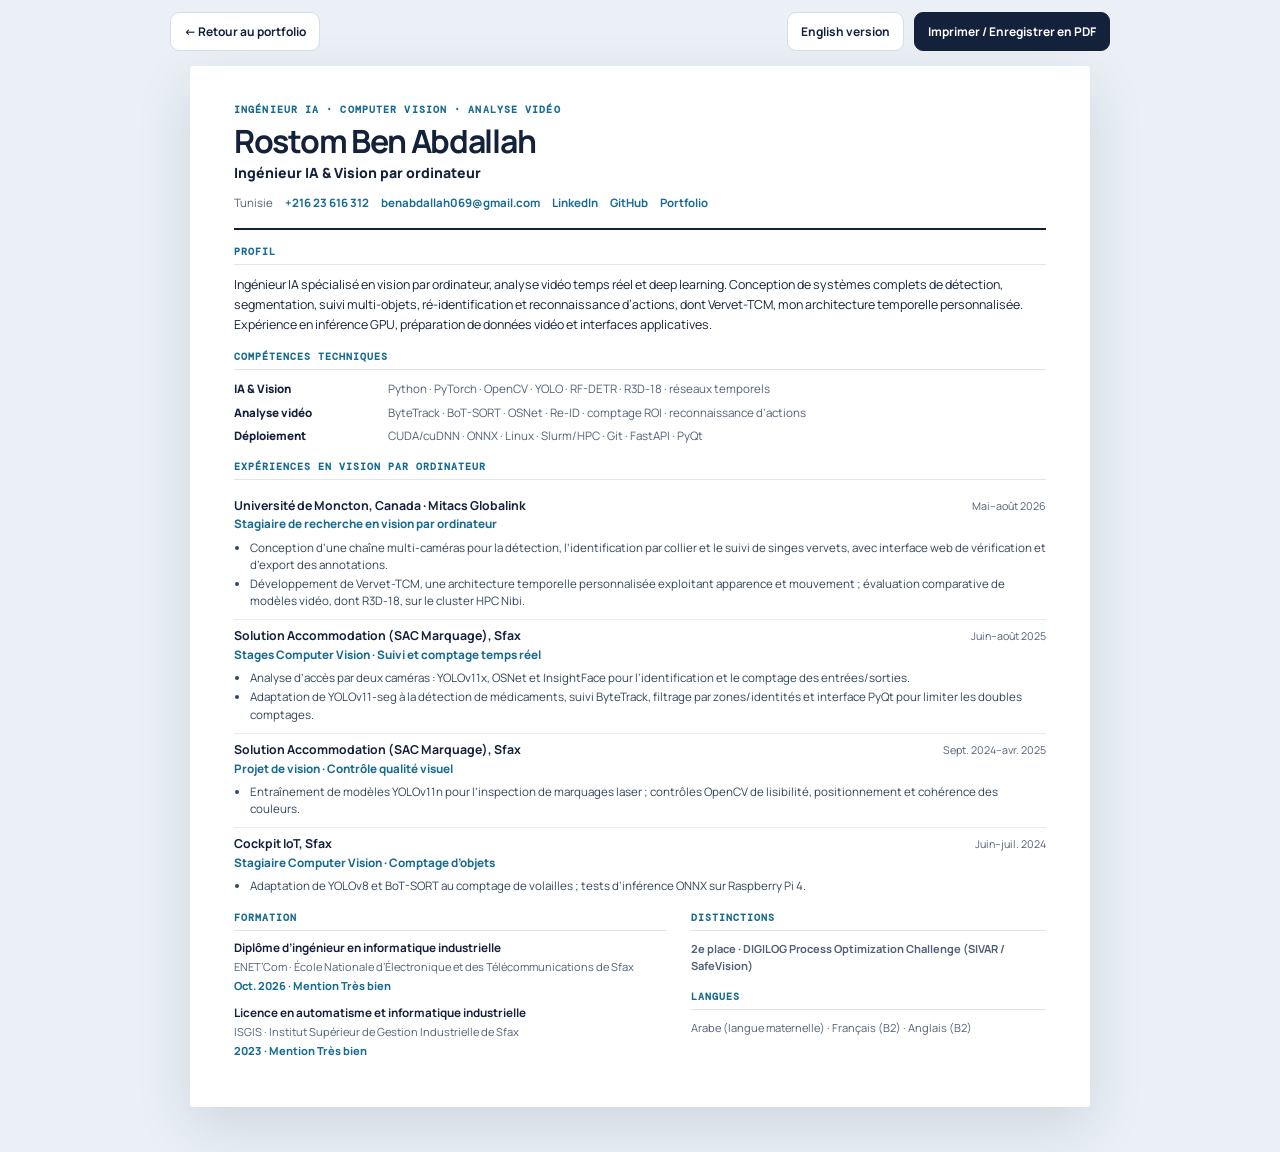
<file: cv-fr.html>
<!DOCTYPE html>
<html lang="fr">
<head>
  <meta charset="utf-8">
  <meta name="viewport" content="width=device-width, initial-scale=1">
  <meta name="description" content="CV professionnel en une page de Rostom Ben Abdallah, ingénieur IA spécialisé en vision par ordinateur, analyse vidéo multi-caméras, détection, suivi et reconnaissance d'actions.">
  <meta name="author" content="Rostom Ben Abdallah">
  <title>Rostom Ben Abdallah | Ingénieur IA &amp; Vision par ordinateur · CV</title>
  <link rel="icon" href="assets/favicon.svg" type="image/svg+xml">
  <link rel="preconnect" href="https://fonts.googleapis.com">
  <link rel="preconnect" href="https://fonts.gstatic.com" crossorigin>
  <link href="https://fonts.googleapis.com/css2?family=DM+Mono:wght@400;500&family=Manrope:wght@400;500;600;700;800&display=swap" rel="stylesheet">
  <link rel="stylesheet" href="cv.css?v=20261028">
</head>
<body>
  <nav class="cv-toolbar" aria-label="CV navigation">
    <a class="toolbar-back" href="index.html">← Retour au portfolio</a>
    <div class="tools">
      <a href="cv.html" lang="en">English version</a>
      <button class="download-btn" type="button" onclick="window.print()">Imprimer / Enregistrer en PDF</button>
    </div>
  </nav>
  <main class="cv-page" aria-label="Ingénieur IA &amp; Vision par ordinateur CV">
    <header class="cv-header">
      <span class="cv-kicker">INGÉNIEUR IA · COMPUTER VISION · ANALYSE VIDÉO</span>
      <h1>Rostom Ben Abdallah</h1>
      <p class="cv-role">Ingénieur IA &amp; Vision par ordinateur</p>
      <div class="cv-contact">
        <span>Tunisie</span>
        <a href="tel:+21623616312">+216 23 616 312</a>
        <a href="mailto:benabdallah069@gmail.com">benabdallah069@gmail.com</a>
        <a href="https://www.linkedin.com/in/rostom-ben-abdallah-77bb441a1/" target="_blank" rel="noreferrer">LinkedIn</a>
        <a href="https://github.com/Rostom-Ben-Abdallah" target="_blank" rel="noreferrer">GitHub</a>
        <a href="https://rostom-ben-abdallah.github.io/" target="_blank" rel="noreferrer">Portfolio</a>
      </div>
    </header>
    <section class="cv-section profile-section">
      <h2>Profil</h2>
      <p>Ingénieur IA spécialisé en vision par ordinateur, analyse vidéo temps réel et deep learning. Conception de systèmes complets de détection, segmentation, suivi multi-objets, ré-identification et reconnaissance d’actions, dont Vervet-TCM, mon architecture temporelle personnalisée. Expérience en inférence GPU, préparation de données vidéo et interfaces applicatives.</p>
    </section>
    <section class="cv-section skills-section">
      <h2>Compétences techniques</h2>
      <div class="skill-rows">
      <div><strong>IA &amp; Vision</strong><span>Python · PyTorch · OpenCV · YOLO · RF-DETR · R3D-18 · réseaux temporels</span></div>
      <div><strong>Analyse vidéo</strong><span>ByteTrack · BoT-SORT · OSNet · Re-ID · comptage ROI · reconnaissance d’actions</span></div>
      <div><strong>Déploiement</strong><span>CUDA/cuDNN · ONNX · Linux · Slurm/HPC · Git · FastAPI · PyQt</span></div>
      </div>
    </section>
    <section class="cv-section experience-section">
      <h2>Expériences en vision par ordinateur</h2>
      <article class="cv-entry">
        <div class="entry-top"><strong class="entry-place">Université de Moncton, Canada · Mitacs Globalink</strong><time>Mai–août 2026</time></div>
        <h3>Stagiaire de recherche en vision par ordinateur</h3>
        <ul><li>Conception d’une chaîne multi-caméras pour la détection, l’identification par collier et le suivi de singes vervets, avec interface web de vérification et d’export des annotations.</li><li>Développement de Vervet-TCM, une architecture temporelle personnalisée exploitant apparence et mouvement ; évaluation comparative de modèles vidéo, dont R3D-18, sur le cluster HPC Nibi.</li></ul>
      </article>
      <article class="cv-entry">
        <div class="entry-top"><strong class="entry-place">Solution Accommodation (SAC Marquage), Sfax</strong><time>Juin–août 2025</time></div>
        <h3>Stages Computer Vision · Suivi et comptage temps réel</h3>
        <ul><li>Analyse d’accès par deux caméras : YOLOv11x, OSNet et InsightFace pour l’identification et le comptage des entrées/sorties.</li><li>Adaptation de YOLOv11-seg à la détection de médicaments, suivi ByteTrack, filtrage par zones/identités et interface PyQt pour limiter les doubles comptages.</li></ul>
      </article>
      <article class="cv-entry">
        <div class="entry-top"><strong class="entry-place">Solution Accommodation (SAC Marquage), Sfax</strong><time>Sept. 2024–avr. 2025</time></div>
        <h3>Projet de vision · Contrôle qualité visuel</h3>
        <ul><li>Entraînement de modèles YOLOv11n pour l’inspection de marquages laser ; contrôles OpenCV de lisibilité, positionnement et cohérence des couleurs.</li></ul>
      </article>
      <article class="cv-entry">
        <div class="entry-top"><strong class="entry-place">Cockpit IoT, Sfax</strong><time>Juin–juil. 2024</time></div>
        <h3>Stagiaire Computer Vision · Comptage d’objets</h3>
        <ul><li>Adaptation de YOLOv8 et BoT-SORT au comptage de volailles ; tests d’inférence ONNX sur Raspberry Pi 4.</li></ul>
      </article>
    </section>
    <section class="cv-section cv-bottom">
      <div class="education-col">
        <h2>Formation</h2>
        <article class="degree">
          <h3>Diplôme d’ingénieur en informatique industrielle</h3>
          <p>ENET’Com · École Nationale d’Électronique et des Télécommunications de Sfax</p>
          <small>Oct. 2026 · Mention Très bien</small>
        </article>
        <article class="degree">
          <h3>Licence en automatisme et informatique industrielle</h3>
          <p>ISGIS · Institut Supérieur de Gestion Industrielle de Sfax</p>
          <small>2023 · Mention Très bien</small>
        </article>
      </div>
      <div class="highlights-col">
        <h2>Distinctions</h2>
        <p class="achievement">2e place · DIGILOG Process Optimization Challenge (SIVAR / SafeVision)</p>
        <h2 class="languages-title">Langues</h2>
        <p>Arabe (langue maternelle) · Français (B2) · Anglais (B2)</p>
      </div>
    </section>
  </main>
</body>
</html>
</file>
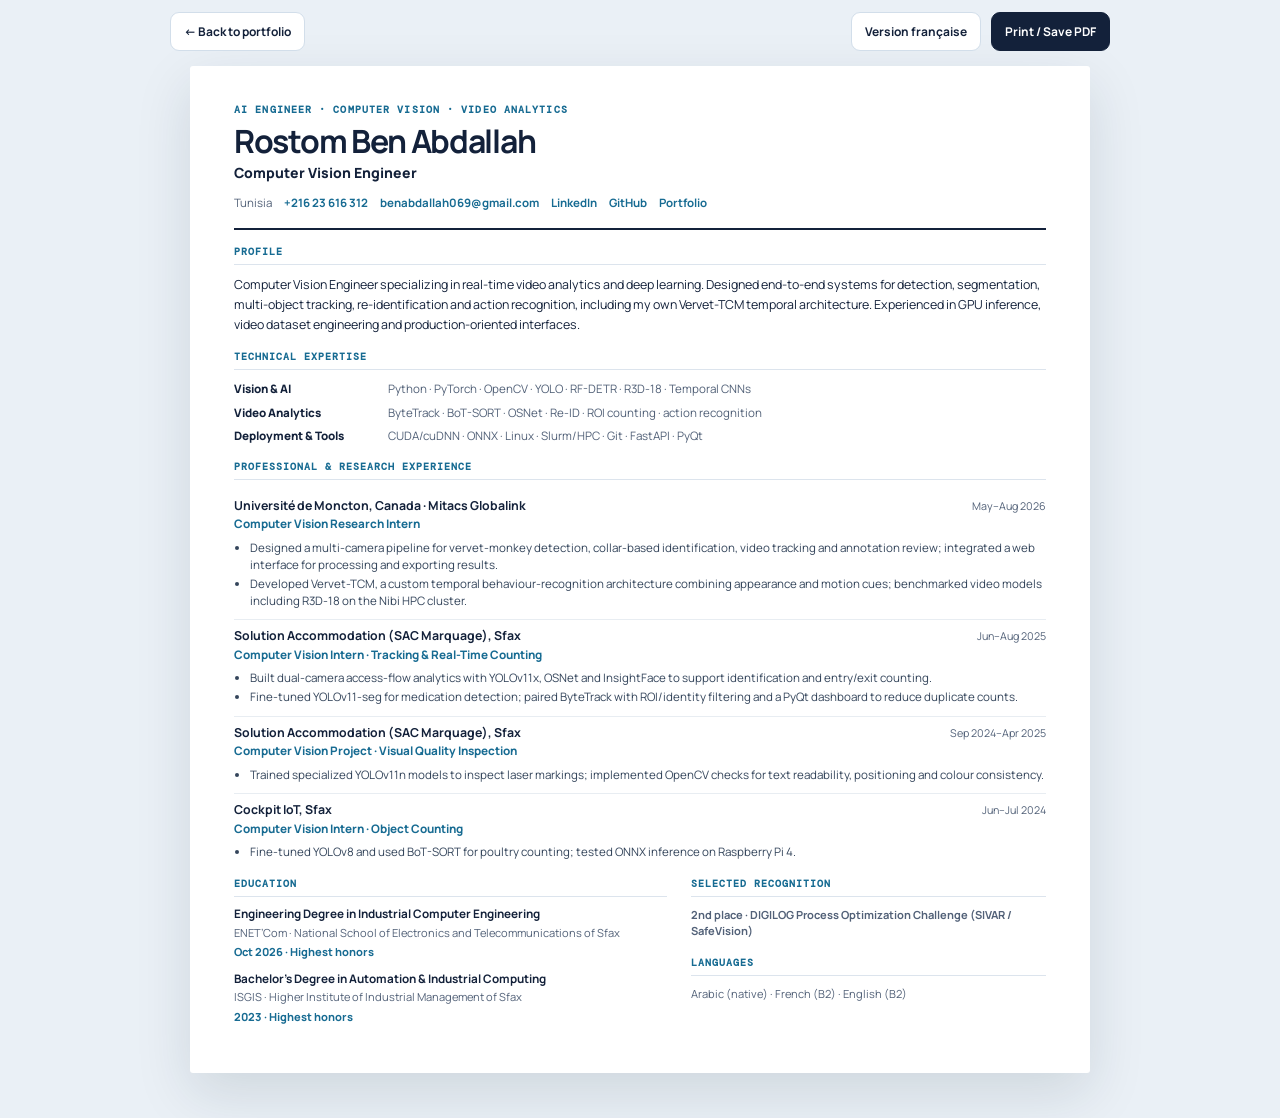
<file: cv.html>
<!DOCTYPE html>
<html lang="en">
<head>
  <meta charset="utf-8">
  <meta name="viewport" content="width=device-width, initial-scale=1">
  <meta name="description" content="Professional one-page CV of Rostom Ben Abdallah, Computer Vision Engineer specializing in multi-camera video analytics, object detection, tracking and action recognition.">
  <meta name="author" content="Rostom Ben Abdallah">
  <title>Rostom Ben Abdallah | Computer Vision Engineer · CV</title>
  <link rel="icon" href="assets/favicon.svg" type="image/svg+xml">
  <link rel="preconnect" href="https://fonts.googleapis.com">
  <link rel="preconnect" href="https://fonts.gstatic.com" crossorigin>
  <link href="https://fonts.googleapis.com/css2?family=DM+Mono:wght@400;500&family=Manrope:wght@400;500;600;700;800&display=swap" rel="stylesheet">
  <link rel="stylesheet" href="cv.css?v=20261028">
</head>
<body>
  <nav class="cv-toolbar" aria-label="CV navigation">
    <a class="toolbar-back" href="index.html">← Back to portfolio</a>
    <div class="tools">
      <a href="cv-fr.html" lang="fr">Version française</a>
      <button class="download-btn" type="button" onclick="window.print()">Print / Save PDF</button>
    </div>
  </nav>
  <main class="cv-page" aria-label="Computer Vision Engineer CV">
    <header class="cv-header">
      <span class="cv-kicker">AI ENGINEER · COMPUTER VISION · VIDEO ANALYTICS</span>
      <h1>Rostom Ben Abdallah</h1>
      <p class="cv-role">Computer Vision Engineer</p>
      <div class="cv-contact">
        <span>Tunisia</span>
        <a href="tel:+21623616312">+216 23 616 312</a>
        <a href="mailto:benabdallah069@gmail.com">benabdallah069@gmail.com</a>
        <a href="https://www.linkedin.com/in/rostom-ben-abdallah-77bb441a1/" target="_blank" rel="noreferrer">LinkedIn</a>
        <a href="https://github.com/Rostom-Ben-Abdallah" target="_blank" rel="noreferrer">GitHub</a>
        <a href="https://rostom-ben-abdallah.github.io/" target="_blank" rel="noreferrer">Portfolio</a>
      </div>
    </header>
    <section class="cv-section profile-section">
      <h2>Profile</h2>
      <p>Computer Vision Engineer specializing in real-time video analytics and deep learning. Designed end-to-end systems for detection, segmentation, multi-object tracking, re-identification and action recognition, including my own Vervet-TCM temporal architecture. Experienced in GPU inference, video dataset engineering and production-oriented interfaces.</p>
    </section>
    <section class="cv-section skills-section">
      <h2>Technical expertise</h2>
      <div class="skill-rows">
      <div><strong>Vision &amp; AI</strong><span>Python · PyTorch · OpenCV · YOLO · RF-DETR · R3D-18 · Temporal CNNs</span></div>
      <div><strong>Video Analytics</strong><span>ByteTrack · BoT-SORT · OSNet · Re-ID · ROI counting · action recognition</span></div>
      <div><strong>Deployment &amp; Tools</strong><span>CUDA/cuDNN · ONNX · Linux · Slurm/HPC · Git · FastAPI · PyQt</span></div>
      </div>
    </section>
    <section class="cv-section experience-section">
      <h2>Professional &amp; research experience</h2>
      <article class="cv-entry">
        <div class="entry-top"><strong class="entry-place">Université de Moncton, Canada · Mitacs Globalink</strong><time>May–Aug 2026</time></div>
        <h3>Computer Vision Research Intern</h3>
        <ul><li>Designed a multi-camera pipeline for vervet-monkey detection, collar-based identification, video tracking and annotation review; integrated a web interface for processing and exporting results.</li><li>Developed Vervet-TCM, a custom temporal behaviour-recognition architecture combining appearance and motion cues; benchmarked video models including R3D-18 on the Nibi HPC cluster.</li></ul>
      </article>
      <article class="cv-entry">
        <div class="entry-top"><strong class="entry-place">Solution Accommodation (SAC Marquage), Sfax</strong><time>Jun–Aug 2025</time></div>
        <h3>Computer Vision Intern · Tracking &amp; Real-Time Counting</h3>
        <ul><li>Built dual-camera access-flow analytics with YOLOv11x, OSNet and InsightFace to support identification and entry/exit counting.</li><li>Fine-tuned YOLOv11-seg for medication detection; paired ByteTrack with ROI/identity filtering and a PyQt dashboard to reduce duplicate counts.</li></ul>
      </article>
      <article class="cv-entry">
        <div class="entry-top"><strong class="entry-place">Solution Accommodation (SAC Marquage), Sfax</strong><time>Sep 2024–Apr 2025</time></div>
        <h3>Computer Vision Project · Visual Quality Inspection</h3>
        <ul><li>Trained specialized YOLOv11n models to inspect laser markings; implemented OpenCV checks for text readability, positioning and colour consistency.</li></ul>
      </article>
      <article class="cv-entry">
        <div class="entry-top"><strong class="entry-place">Cockpit IoT, Sfax</strong><time>Jun–Jul 2024</time></div>
        <h3>Computer Vision Intern · Object Counting</h3>
        <ul><li>Fine-tuned YOLOv8 and used BoT-SORT for poultry counting; tested ONNX inference on Raspberry Pi 4.</li></ul>
      </article>
    </section>
    <section class="cv-section cv-bottom">
      <div class="education-col">
        <h2>Education</h2>
        <article class="degree">
          <h3>Engineering Degree in Industrial Computer Engineering</h3>
          <p>ENET’Com · National School of Electronics and Telecommunications of Sfax</p>
          <small>Oct 2026 · Highest honors</small>
        </article>
        <article class="degree">
          <h3>Bachelor’s Degree in Automation &amp; Industrial Computing</h3>
          <p>ISGIS · Higher Institute of Industrial Management of Sfax</p>
          <small>2023 · Highest honors</small>
        </article>
      </div>
      <div class="highlights-col">
        <h2>Selected recognition</h2>
        <p class="achievement">2nd place · DIGILOG Process Optimization Challenge (SIVAR / SafeVision)</p>
        <h2 class="languages-title">Languages</h2>
        <p>Arabic (native) · French (B2) · English (B2)</p>
      </div>
    </section>
  </main>
</body>
</html>
</file>
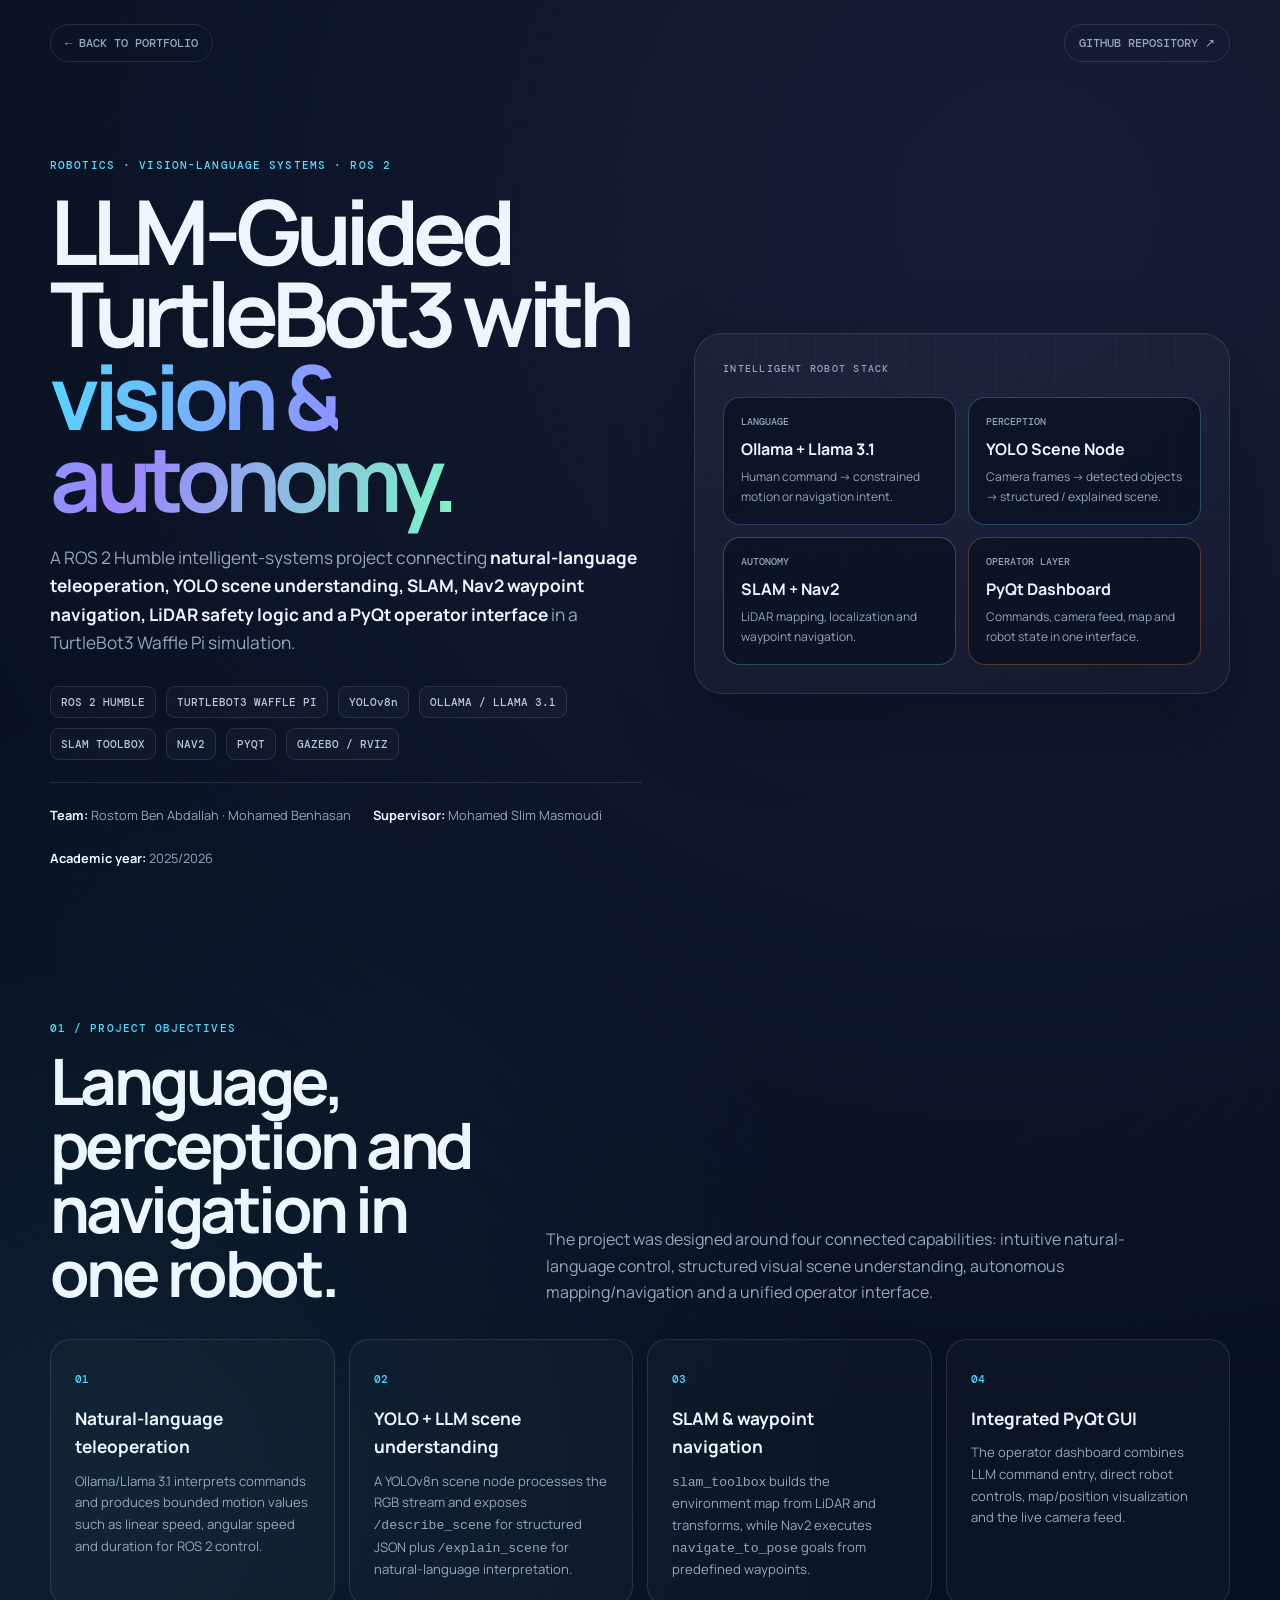
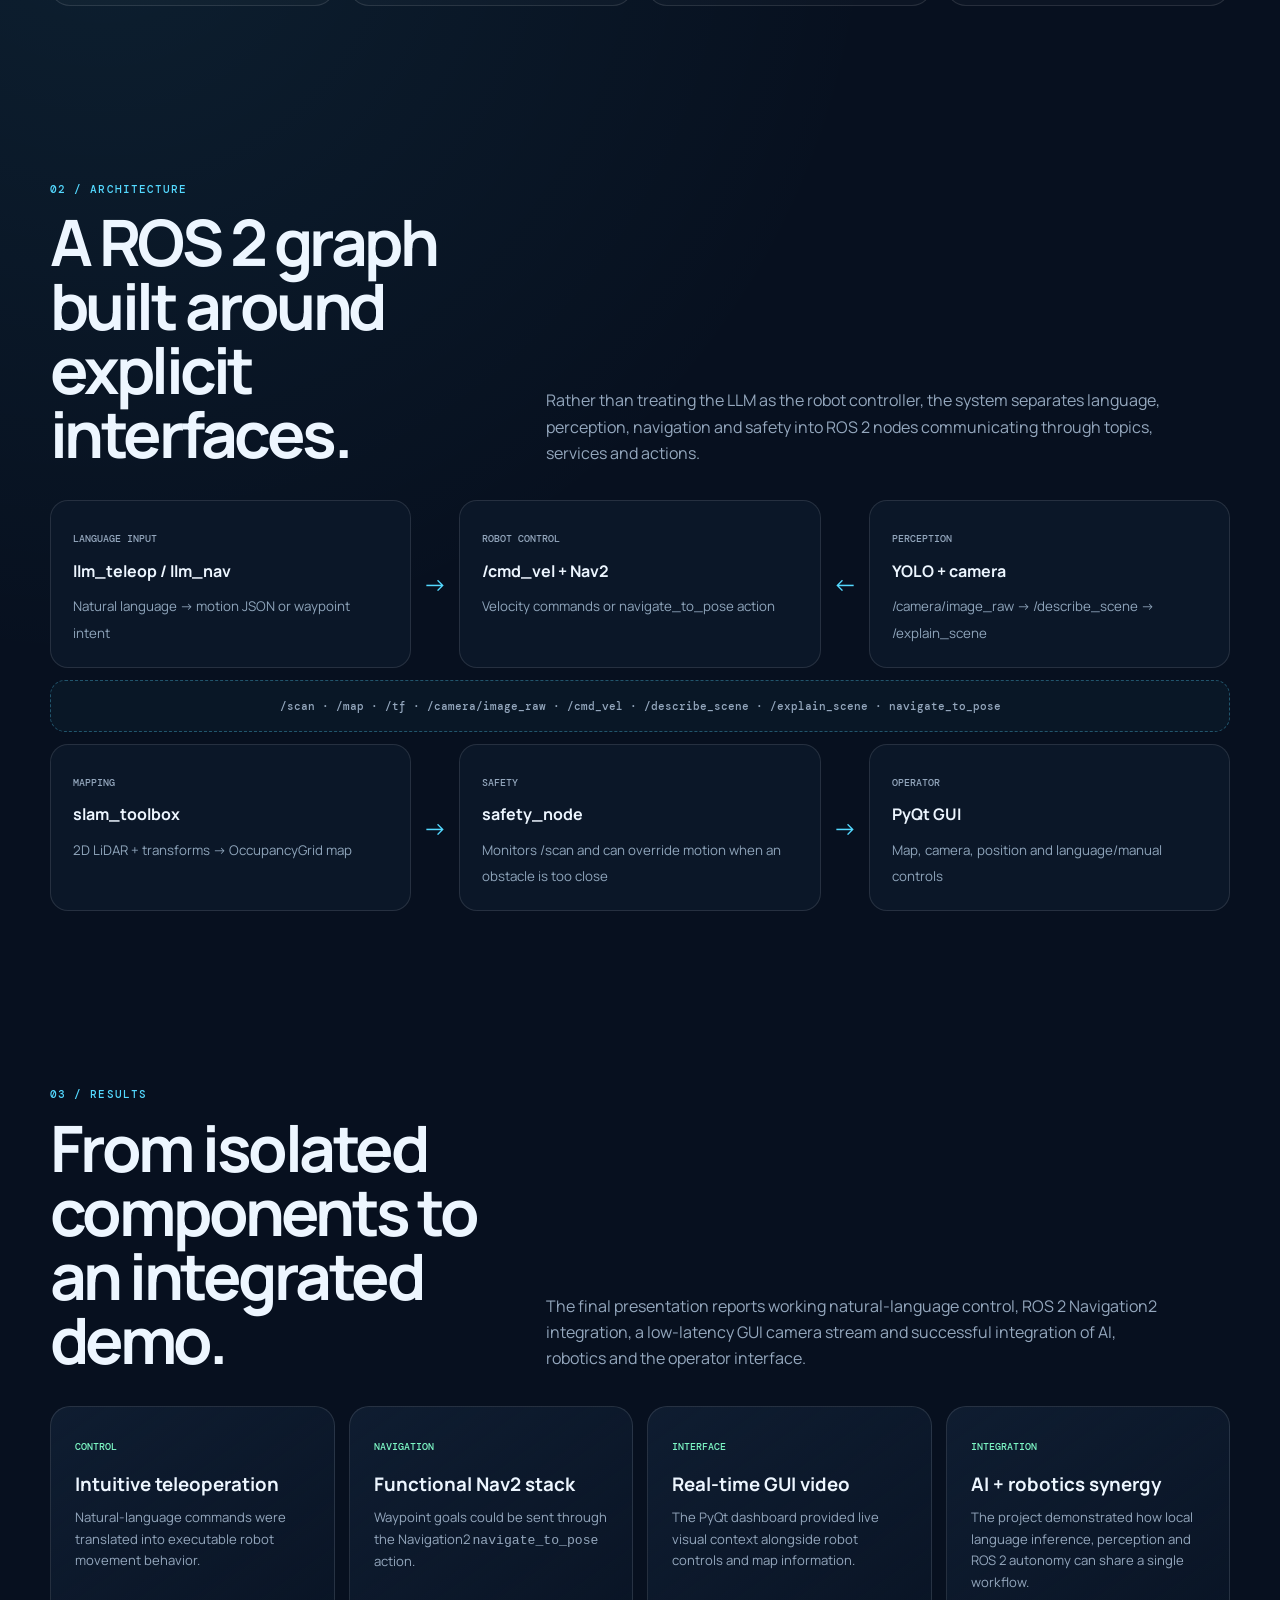
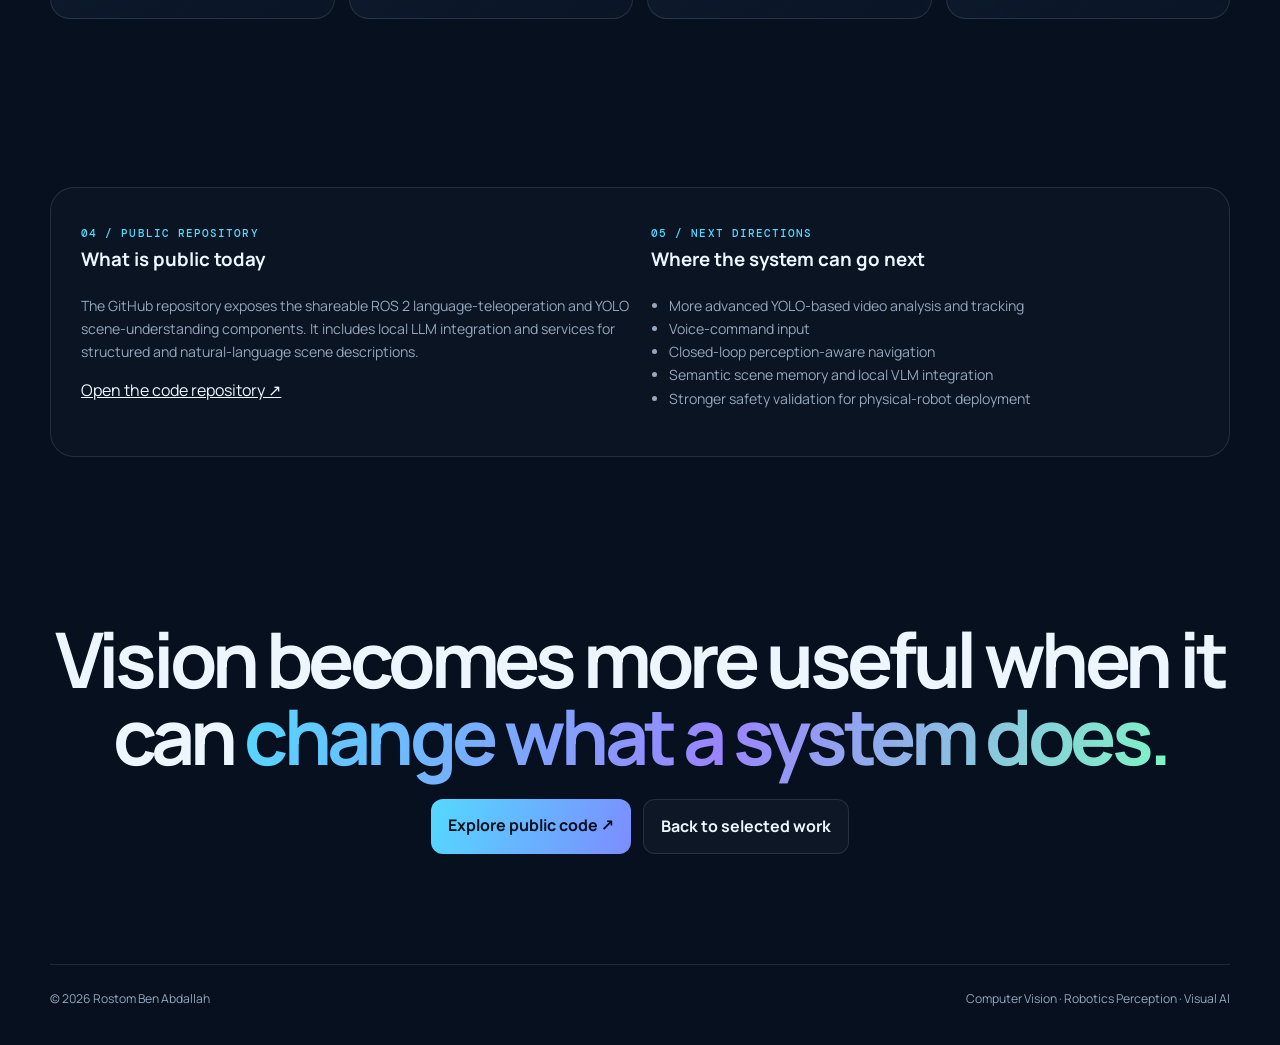
<file: projects/turtlebot3.html>
<!DOCTYPE html>
<html lang="en" data-theme="dark">
<head>
  <meta charset="UTF-8" />
  <meta name="viewport" content="width=device-width, initial-scale=1.0" />
  <meta name="theme-color" content="#07101f" />
  <meta name="description" content="LLM-guided TurtleBot3 project by Rostom Ben Abdallah: ROS 2 Humble, YOLO scene understanding, SLAM, Nav2, safety and PyQt teleoperation." />
  <title>LLM-Guided TurtleBot3 | Rostom Ben Abdallah</title>
  <link rel="icon" href="../assets/favicon.svg" type="image/svg+xml" />
  <link rel="preconnect" href="https://fonts.googleapis.com" />
  <link rel="preconnect" href="https://fonts.gstatic.com" crossorigin />
  <link href="https://fonts.googleapis.com/css2?family=DM+Mono:wght@400;500&family=Manrope:wght@400;500;600;700;800&display=swap" rel="stylesheet" />
  <style>
    :root{--bg:#07101f;--panel:#0b1728;--panel2:#0f1d31;--text:#edf6ff;--muted:#94a7bd;--line:rgba(255,255,255,.11);--cyan:#54d9ff;--violet:#9a84ff;--mint:#7df7c5;--orange:#ff8a3d;--shadow:0 30px 80px rgba(0,0,0,.28)}
    *{box-sizing:border-box} html{scroll-behavior:smooth} body{margin:0;background:radial-gradient(circle at 80% 5%,rgba(154,132,255,.11),transparent 30%),radial-gradient(circle at 8% 35%,rgba(84,217,255,.08),transparent 26%),var(--bg);color:var(--text);font-family:Manrope,system-ui,sans-serif;line-height:1.65} a{color:inherit}.shell{width:min(1180px,calc(100% - 40px));margin:auto}.top{padding:24px 0;display:flex;justify-content:space-between;align-items:center;gap:20px}.back,.repo{font:500 .76rem 'DM Mono',monospace;text-decoration:none;color:var(--muted);border:1px solid var(--line);padding:10px 14px;border-radius:999px}.back:hover,.repo:hover{color:var(--text);border-color:rgba(84,217,255,.45)}
    .hero{padding:72px 0 60px;display:grid;grid-template-columns:1.05fr .95fr;gap:52px;align-items:center}.eyebrow{font:500 .7rem 'DM Mono',monospace;color:var(--cyan);letter-spacing:.1em}.hero h1{font-size:clamp(3.2rem,7vw,6.7rem);line-height:.92;letter-spacing:-.07em;margin:18px 0 24px}.gradient{background:linear-gradient(110deg,var(--cyan),var(--violet) 52%,var(--mint));-webkit-background-clip:text;background-clip:text;color:transparent}.lede{font-size:1.08rem;color:var(--muted);max-width:730px}.lede strong{color:var(--text)}.meta{display:flex;gap:10px;flex-wrap:wrap;margin-top:28px}.meta span{font:500 .68rem 'DM Mono',monospace;border:1px solid var(--line);padding:8px 10px;border-radius:9px;color:#b9c7d6;background:rgba(255,255,255,.025)}
    .system-card{position:relative;padding:28px;border:1px solid var(--line);border-radius:28px;background:linear-gradient(145deg,rgba(255,255,255,.04),rgba(255,255,255,.015));box-shadow:var(--shadow);overflow:hidden}.system-card:before{content:"";position:absolute;inset:0;background-image:linear-gradient(rgba(255,255,255,.025) 1px,transparent 1px),linear-gradient(90deg,rgba(255,255,255,.025) 1px,transparent 1px);background-size:30px 30px;mask-image:linear-gradient(to bottom,#000,transparent)}.system-title{position:relative;font:500 .64rem 'DM Mono',monospace;color:var(--muted);letter-spacing:.12em}.node-grid{position:relative;display:grid;grid-template-columns:1fr 1fr;gap:12px;margin-top:22px}.node{min-height:112px;padding:17px;border:1px solid var(--line);border-radius:17px;background:rgba(7,16,31,.72)}.node small{display:block;color:var(--muted);font:500 .62rem 'DM Mono',monospace;margin-bottom:8px}.node strong{display:block;font-size:1rem}.node p{margin:5px 0 0;color:#93a7bc;font-size:.75rem}.node.vision{border-color:rgba(84,217,255,.3)}.node.language{border-color:rgba(154,132,255,.3)}.node.nav{border-color:rgba(125,247,197,.28)}.node.ui{border-color:rgba(255,138,61,.3)}
    .section{padding:84px 0}.section-head{display:grid;grid-template-columns:.8fr 1.2fr;gap:40px;align-items:end;margin-bottom:34px}.index{font:500 .67rem 'DM Mono',monospace;color:var(--cyan);letter-spacing:.1em}.section h2{font-size:clamp(2.2rem,5vw,4.6rem);line-height:1;letter-spacing:-.055em;margin:10px 0 0}.section-head p{color:var(--muted);margin:0;max-width:630px}
    .pillars{display:grid;grid-template-columns:repeat(4,1fr);gap:14px}.pillar{border:1px solid var(--line);border-radius:20px;padding:24px;background:rgba(255,255,255,.025)}.pillar b{font:500 .68rem 'DM Mono',monospace;color:var(--cyan)}.pillar h3{font-size:1.08rem;margin:14px 0 9px}.pillar p{font-size:.82rem;color:var(--muted);margin:0}
    .architecture{display:grid;grid-template-columns:1fr auto 1fr auto 1fr;gap:12px;align-items:stretch}.arch{padding:22px;border-radius:18px;border:1px solid var(--line);background:var(--panel)}.arch span{font:500 .62rem 'DM Mono',monospace;color:var(--muted)}.arch strong{display:block;margin:8px 0}.arch small{color:#8fa5bb}.arrow{align-self:center;color:var(--cyan);font-size:1.5rem}.bus{grid-column:1/-1;padding:18px 22px;border:1px dashed rgba(84,217,255,.32);border-radius:15px;color:var(--muted);font:500 .7rem 'DM Mono',monospace;text-align:center;background:rgba(84,217,255,.035)}
    .results{display:grid;grid-template-columns:repeat(4,1fr);gap:14px}.result{padding:24px;border:1px solid var(--line);border-radius:20px;background:linear-gradient(145deg,var(--panel2),rgba(15,29,49,.4))}.result span{font:500 .64rem 'DM Mono',monospace;color:var(--mint)}.result h3{margin:12px 0 7px}.result p{font-size:.82rem;color:var(--muted);margin:0}
    .scope{display:grid;grid-template-columns:1fr 1fr;gap:22px;border:1px solid var(--line);border-radius:24px;padding:30px;background:rgba(255,255,255,.02)}.scope h3{margin-top:0}.scope p,.scope li{color:var(--muted);font-size:.88rem}.scope ul{padding-left:18px}.team{margin-top:22px;padding-top:22px;border-top:1px solid var(--line);display:flex;gap:22px;flex-wrap:wrap;font-size:.8rem;color:var(--muted)}.team strong{color:var(--text)}
    .cta{padding:80px 0 110px;text-align:center}.cta h2{font-size:clamp(2.4rem,6vw,5rem);letter-spacing:-.06em;line-height:1;margin:0 0 25px}.actions{display:flex;gap:12px;justify-content:center;flex-wrap:wrap}.btn{display:inline-flex;text-decoration:none;padding:13px 17px;border-radius:12px;border:1px solid var(--line);font-weight:700}.btn.primary{background:linear-gradient(110deg,var(--cyan),#7d8cff);color:#06101d;border:0}.btn.secondary{background:rgba(255,255,255,.03)}
    footer{border-top:1px solid var(--line);padding:24px 0 38px;color:var(--muted);font-size:.76rem;display:flex;justify-content:space-between;gap:12px;flex-wrap:wrap}
    @media(max-width:900px){.hero,.section-head,.scope{grid-template-columns:1fr}.pillars,.results{grid-template-columns:1fr 1fr}.architecture{grid-template-columns:1fr}.arrow{transform:rotate(90deg);justify-self:center}.bus{grid-column:auto}.hero{padding-top:42px}}
    @media(max-width:580px){.shell{width:min(100% - 24px,1180px)}.pillars,.results,.node-grid{grid-template-columns:1fr}.hero h1{font-size:3rem}.section{padding:60px 0}.top{align-items:flex-start}.repo{display:none}}
  </style>
</head>
<body>
  <div class="shell top">
    <a class="back" href="../index.html#projects">← BACK TO PORTFOLIO</a>
    <a class="repo" href="https://github.com/Rostom-Ben-Abdallah/robot-vision-llm-teleop" target="_blank" rel="noreferrer">GITHUB REPOSITORY ↗</a>
  </div>

  <main>
    <section class="shell hero">
      <div>
        <div class="eyebrow">ROBOTICS · VISION-LANGUAGE SYSTEMS · ROS 2</div>
        <h1>LLM-Guided TurtleBot3 with <span class="gradient">vision & autonomy.</span></h1>
        <p class="lede">A ROS 2 Humble intelligent-systems project connecting <strong>natural-language teleoperation, YOLO scene understanding, SLAM, Nav2 waypoint navigation, LiDAR safety logic and a PyQt operator interface</strong> in a TurtleBot3 Waffle Pi simulation.</p>
        <div class="meta"><span>ROS 2 HUMBLE</span><span>TURTLEBOT3 WAFFLE PI</span><span>YOLOv8n</span><span>OLLAMA / LLAMA 3.1</span><span>SLAM TOOLBOX</span><span>NAV2</span><span>PYQT</span><span>GAZEBO / RVIZ</span></div>
        <div class="team"><span><strong>Team:</strong> Rostom Ben Abdallah · Mohamed Benhasan</span><span><strong>Supervisor:</strong> Mohamed Slim Masmoudi</span><span><strong>Academic year:</strong> 2025/2026</span></div>
      </div>

      <div class="system-card" aria-label="High-level project modules">
        <div class="system-title">INTELLIGENT ROBOT STACK</div>
        <div class="node-grid">
          <div class="node language"><small>LANGUAGE</small><strong>Ollama + Llama 3.1</strong><p>Human command → constrained motion or navigation intent.</p></div>
          <div class="node vision"><small>PERCEPTION</small><strong>YOLO Scene Node</strong><p>Camera frames → detected objects → structured / explained scene.</p></div>
          <div class="node nav"><small>AUTONOMY</small><strong>SLAM + Nav2</strong><p>LiDAR mapping, localization and waypoint navigation.</p></div>
          <div class="node ui"><small>OPERATOR LAYER</small><strong>PyQt Dashboard</strong><p>Commands, camera feed, map and robot state in one interface.</p></div>
        </div>
      </div>
    </section>

    <section class="section shell">
      <div class="section-head"><div><span class="index">01 / PROJECT OBJECTIVES</span><h2>Language, perception and navigation in one robot.</h2></div><p>The project was designed around four connected capabilities: intuitive natural-language control, structured visual scene understanding, autonomous mapping/navigation and a unified operator interface.</p></div>
      <div class="pillars">
        <article class="pillar"><b>01</b><h3>Natural-language teleoperation</h3><p>Ollama/Llama 3.1 interprets commands and produces bounded motion values such as linear speed, angular speed and duration for ROS 2 control.</p></article>
        <article class="pillar"><b>02</b><h3>YOLO + LLM scene understanding</h3><p>A YOLOv8n scene node processes the RGB stream and exposes <code>/describe_scene</code> for structured JSON plus <code>/explain_scene</code> for natural-language interpretation.</p></article>
        <article class="pillar"><b>03</b><h3>SLAM & waypoint navigation</h3><p><code>slam_toolbox</code> builds the environment map from LiDAR and transforms, while Nav2 executes <code>navigate_to_pose</code> goals from predefined waypoints.</p></article>
        <article class="pillar"><b>04</b><h3>Integrated PyQt GUI</h3><p>The operator dashboard combines LLM command entry, direct robot controls, map/position visualization and the live camera feed.</p></article>
      </div>
    </section>

    <section class="section shell">
      <div class="section-head"><div><span class="index">02 / ARCHITECTURE</span><h2>A ROS 2 graph built around explicit interfaces.</h2></div><p>Rather than treating the LLM as the robot controller, the system separates language, perception, navigation and safety into ROS 2 nodes communicating through topics, services and actions.</p></div>
      <div class="architecture">
        <div class="arch"><span>LANGUAGE INPUT</span><strong>llm_teleop / llm_nav</strong><small>Natural language → motion JSON or waypoint intent</small></div>
        <div class="arrow">→</div>
        <div class="arch"><span>ROBOT CONTROL</span><strong>/cmd_vel + Nav2</strong><small>Velocity commands or navigate_to_pose action</small></div>
        <div class="arrow">←</div>
        <div class="arch"><span>PERCEPTION</span><strong>YOLO + camera</strong><small>/camera/image_raw → /describe_scene → /explain_scene</small></div>
        <div class="bus">/scan · /map · /tf · /camera/image_raw · /cmd_vel · /describe_scene · /explain_scene · navigate_to_pose</div>
        <div class="arch"><span>MAPPING</span><strong>slam_toolbox</strong><small>2D LiDAR + transforms → OccupancyGrid map</small></div>
        <div class="arrow">→</div>
        <div class="arch"><span>SAFETY</span><strong>safety_node</strong><small>Monitors /scan and can override motion when an obstacle is too close</small></div>
        <div class="arrow">→</div>
        <div class="arch"><span>OPERATOR</span><strong>PyQt GUI</strong><small>Map, camera, position and language/manual controls</small></div>
      </div>
    </section>

    <section class="section shell">
      <div class="section-head"><div><span class="index">03 / RESULTS</span><h2>From isolated components to an integrated demo.</h2></div><p>The final presentation reports working natural-language control, ROS 2 Navigation2 integration, a low-latency GUI camera stream and successful integration of AI, robotics and the operator interface.</p></div>
      <div class="results">
        <article class="result"><span>CONTROL</span><h3>Intuitive teleoperation</h3><p>Natural-language commands were translated into executable robot movement behavior.</p></article>
        <article class="result"><span>NAVIGATION</span><h3>Functional Nav2 stack</h3><p>Waypoint goals could be sent through the Navigation2 <code>navigate_to_pose</code> action.</p></article>
        <article class="result"><span>INTERFACE</span><h3>Real-time GUI video</h3><p>The PyQt dashboard provided live visual context alongside robot controls and map information.</p></article>
        <article class="result"><span>INTEGRATION</span><h3>AI + robotics synergy</h3><p>The project demonstrated how local language inference, perception and ROS 2 autonomy can share a single workflow.</p></article>
      </div>
    </section>

    <section class="section shell">
      <div class="scope">
        <div>
          <span class="index">04 / PUBLIC REPOSITORY</span>
          <h3>What is public today</h3>
          <p>The GitHub repository exposes the shareable ROS 2 language-teleoperation and YOLO scene-understanding components. It includes local LLM integration and services for structured and natural-language scene descriptions.</p>
          <a href="https://github.com/Rostom-Ben-Abdallah/robot-vision-llm-teleop" target="_blank" rel="noreferrer">Open the code repository ↗</a>
        </div>
        <div>
          <span class="index">05 / NEXT DIRECTIONS</span>
          <h3>Where the system can go next</h3>
          <ul><li>More advanced YOLO-based video analysis and tracking</li><li>Voice-command input</li><li>Closed-loop perception-aware navigation</li><li>Semantic scene memory and local VLM integration</li><li>Stronger safety validation for physical-robot deployment</li></ul>
        </div>
      </div>
    </section>

    <section class="shell cta">
      <h2>Vision becomes more useful when it can <span class="gradient">change what a system does.</span></h2>
      <div class="actions"><a class="btn primary" href="https://github.com/Rostom-Ben-Abdallah/robot-vision-llm-teleop" target="_blank" rel="noreferrer">Explore public code ↗</a><a class="btn secondary" href="../index.html#projects">Back to selected work</a></div>
    </section>
  </main>

  <footer class="shell"><span>© 2026 Rostom Ben Abdallah</span><span>Computer Vision · Robotics Perception · Visual AI</span></footer>
</body>
</html>
</file>
<file: cv.css>
:root{--ink:#13213a;--muted:#526178;--line:#dce4ed;--accent:#176b92;--paper:#fff;--soft:#f2f6fa}*{box-sizing:border-box}html{scroll-behavior:smooth}body{margin:0;background:#eaf0f6;color:var(--ink);font:14px/1.46 Manrope,Arial,sans-serif}.cv-toolbar{width:min(calc(100% - 30px),940px);margin:0 auto;display:flex;align-items:center;justify-content:space-between;gap:12px;padding:12px 0}.cv-toolbar .tools{display:flex;align-items:center;gap:10px}.cv-toolbar a,.cv-toolbar button{border:1px solid #d2deea;background:#fff;border-radius:9px;font:700 12px Manrope,Arial,sans-serif;color:var(--ink);text-decoration:none;cursor:pointer;padding:10px 13px}.cv-toolbar button{background:var(--ink);color:#fff;border-color:var(--ink)}.cv-toolbar a:hover,.cv-toolbar button:hover{border-color:var(--accent)}.cv-page{width:min(calc(100% - 30px),900px);margin:3px auto 45px;padding:37px 44px;background:var(--paper);box-shadow:0 20px 55px #12243a20;border-radius:3px}.cv-header{padding:0 0 16px;border-bottom:2px solid var(--ink)}.cv-kicker{display:block;color:var(--accent);font:600 10px "DM Mono",monospace;letter-spacing:1.1px}.cv-header h1{font-size:32px;letter-spacing:-1.3px;line-height:1.12;margin:8px 0 3px}.cv-role{font-size:14px;font-weight:800;margin:0 0 12px;color:var(--ink)}.cv-contact{display:flex;flex-wrap:wrap;gap:6px 12px;font-size:11.5px;color:var(--muted)}.cv-contact a{color:var(--accent);text-decoration:none;font-weight:700}.cv-section{padding-top:15px}.cv-section h2{font:700 10px "DM Mono",monospace;letter-spacing:1px;text-transform:uppercase;color:var(--accent);border-bottom:1px solid var(--line);padding-bottom:6px;margin:0 0 10px}.profile-section p{font-size:12.4px;margin:0;line-height:1.62}.skill-rows{display:grid;gap:6px}.skill-rows>div{display:grid;grid-template-columns:142px 1fr;gap:12px;font-size:11.6px;line-height:1.5}.skill-rows strong{font-weight:800}.skill-rows span{color:var(--muted)}.cv-entry{margin:0;padding:7px 0 8px;border-bottom:1px solid #e8edf2;break-inside:avoid}.cv-entry:last-child{border-bottom:none;padding-bottom:0}.entry-top{display:flex;justify-content:space-between;align-items:baseline;gap:10px}.entry-place{font-size:12.3px}.entry-top time{font-size:10.7px;color:var(--muted);white-space:nowrap}.cv-entry h3{color:var(--accent);font-size:11.7px;margin:2px 0 5px;font-weight:750}.cv-entry ul{margin:0;padding-left:16px}.cv-entry li{font-size:11.6px;line-height:1.48;color:#34455b;margin:2px 0}.cv-bottom{display:grid;grid-template-columns:1.1fr .9fr;gap:24px}.degree{margin:0 0 10px}.degree h3{font-size:11.7px;line-height:1.35;margin:0 0 2px}.degree p,.degree small,.highlights-col p{font-size:11.1px;line-height:1.48;color:var(--muted);margin:0}.degree small{font-weight:750;color:var(--accent)}.highlights-col .languages-title{margin-top:16px}.achievement{font-weight:700}@media(max-width:650px){.cv-toolbar{flex-wrap:wrap}.cv-toolbar .tools{flex-wrap:wrap}.cv-page{padding:25px 22px}.cv-header h1{font-size:27px}.skill-rows>div{grid-template-columns:1fr;gap:0}.entry-top{flex-wrap:wrap}.cv-bottom{grid-template-columns:1fr;gap:10px}}@media print{@page{size:A4;margin:10mm}html,body{background:#fff!important;print-color-adjust:exact;-webkit-print-color-adjust:exact}.cv-toolbar{display:none!important}.cv-page{width:100%;max-width:none;margin:0;padding:0;border-radius:0;box-shadow:none}.cv-header{padding-bottom:10px}.cv-header h1{font-size:26px;margin:5px 0 2px}.cv-role{font-size:12px;margin-bottom:7px}.cv-contact{font-size:9.5px;gap:4px 9px}.cv-section{padding-top:10px}.cv-section h2{font-size:9px;padding-bottom:4px;margin-bottom:6px}.profile-section p{font-size:10.5px;line-height:1.45}.skill-rows{gap:3px}.skill-rows>div{grid-template-columns:120px 1fr;font-size:9.8px;gap:7px}.cv-entry{padding:4px 0 5px}.entry-place{font-size:10.5px}.entry-top time{font-size:9px}.cv-entry h3{font-size:9.8px;margin:1px 0 3px}.cv-entry li{font-size:9.6px;line-height:1.38;margin:1px 0}.cv-entry ul{padding-left:14px}.cv-bottom{gap:14px}.degree{margin-bottom:6px}.degree h3{font-size:9.8px}.degree p,.degree small,.highlights-col p{font-size:9.4px}.highlights-col .languages-title{margin-top:10px}}
</file>
